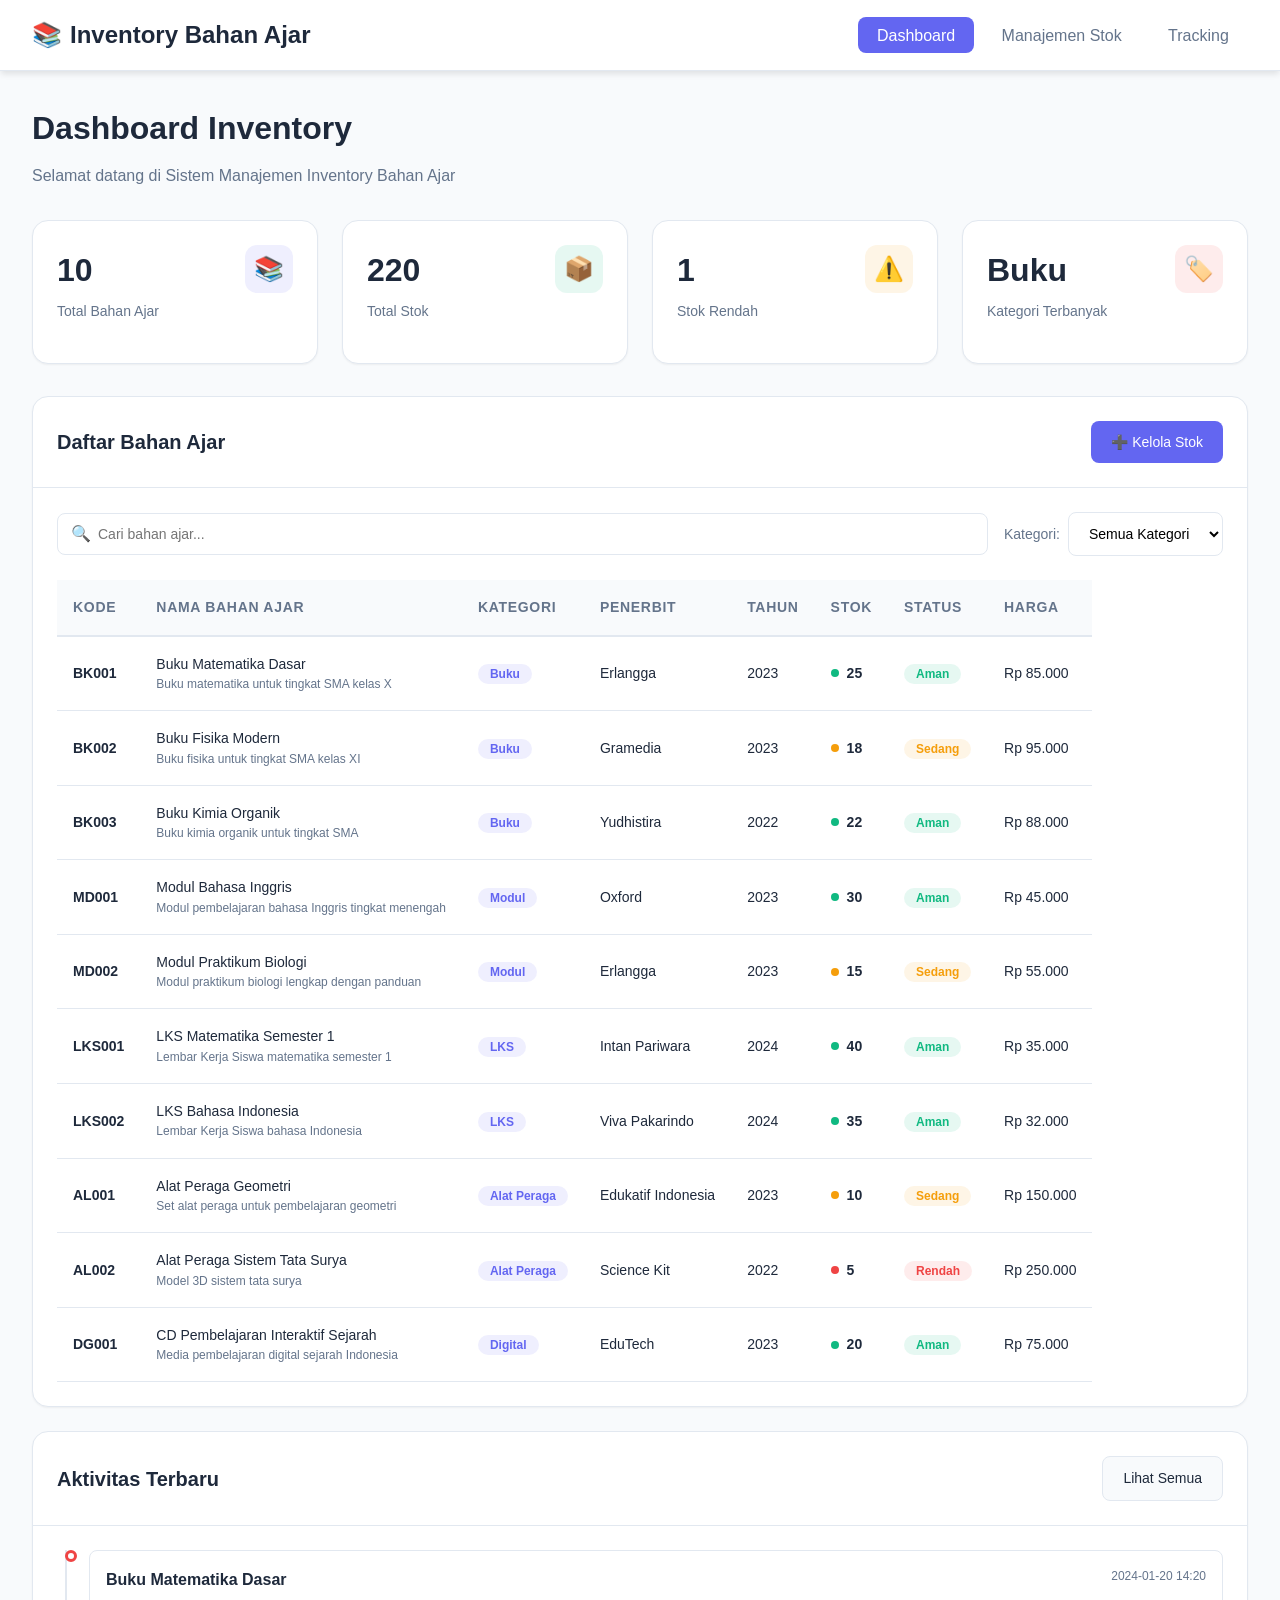
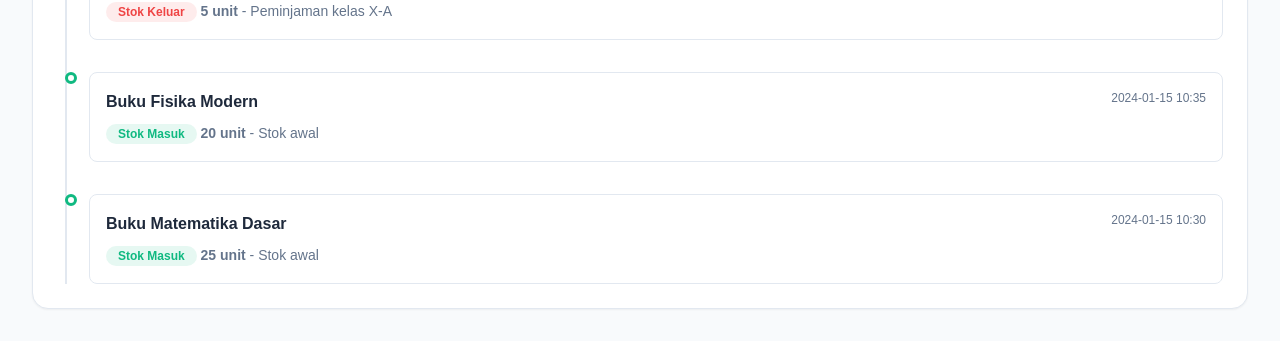
<file: tugas2-vue-ut/index.html>
<!DOCTYPE html>
<html lang="id">
<head>
    <meta charset="UTF-8">
    <meta name="viewport" content="width=device-width, initial-scale=1.0">
    <title>Sistem Inventory Bahan Ajar</title>
    <link rel="stylesheet" href="css/style.css">
</head>
<body>
    <!-- Navbar -->
    <nav class="navbar">
        <div class="navbar-container">
            <a href="index.html" class="navbar-brand">
                📚 <span>Inventory Bahan Ajar</span>
            </a>
            <ul class="navbar-menu">
                <li><a href="index.html" class="active">Dashboard</a></li>
                <li><a href="stok.html">Manajemen Stok</a></li>
                <li><a href="tracking.html">Tracking</a></li>
            </ul>
        </div>
    </nav>

    <!-- Main Container -->
    <div class="container">
        <!-- Page Header -->
        <div class="page-header">
            <h1>Dashboard Inventory</h1>
            <p>Selamat datang di Sistem Manajemen Inventory Bahan Ajar</p>
        </div>

        <!-- Statistics Cards -->
        <div class="stats-grid">
            <div class="stat-card">
                <div class="stat-card-header">
                    <div>
                        <div class="stat-value" id="totalBahanAjar">0</div>
                        <div class="stat-label">Total Bahan Ajar</div>
                    </div>
                    <div class="stat-icon primary">📚</div>
                </div>
            </div>

            <div class="stat-card">
                <div class="stat-card-header">
                    <div>
                        <div class="stat-value" id="totalStok">0</div>
                        <div class="stat-label">Total Stok</div>
                    </div>
                    <div class="stat-icon success">📦</div>
                </div>
            </div>

            <div class="stat-card">
                <div class="stat-card-header">
                    <div>
                        <div class="stat-value" id="stokRendah">0</div>
                        <div class="stat-label">Stok Rendah</div>
                    </div>
                    <div class="stat-icon warning">⚠️</div>
                </div>
            </div>

            <div class="stat-card">
                <div class="stat-card-header">
                    <div>
                        <div class="stat-value" id="kategoriTerbanyak">-</div>
                        <div class="stat-label">Kategori Terbanyak</div>
                    </div>
                    <div class="stat-icon danger">🏷️</div>
                </div>
            </div>
        </div>

        <!-- Main Card -->
        <div class="card">
            <div class="card-header">
                <h2>Daftar Bahan Ajar</h2>
                <a href="stok.html" class="btn btn-primary">
                    ➕ Kelola Stok
                </a>
            </div>
            <div class="card-body">
                <!-- Filter Section -->
                <div class="filter-section">
                    <div class="search-box">
                        <input type="text" id="searchInput" placeholder="Cari bahan ajar...">
                    </div>
                    <div class="filter-group">
                        <label for="kategoriFilter">Kategori:</label>
                        <select id="kategoriFilter">
                            <option value="Semua">Semua Kategori</option>
                        </select>
                    </div>
                </div>

                <!-- Table -->
                <div class="table-container">
                    <table>
                        <thead>
                            <tr>
                                <th>Kode</th>
                                <th>Nama Bahan Ajar</th>
                                <th>Kategori</th>
                                <th>Penerbit</th>
                                <th>Tahun</th>
                                <th>Stok</th>
                                <th>Status</th>
                                <th>Harga</th>
                            </tr>
                        </thead>
                        <tbody id="tableBody">
                            <!-- Data akan diisi oleh JavaScript -->
                        </tbody>
                    </table>
                </div>

                <!-- Empty State -->
                <div id="emptyState" class="empty-state" style="display: none;">
                    <div class="empty-state-icon">🔍</div>
                    <h3>Tidak ada data ditemukan</h3>
                    <p>Coba ubah filter atau kata kunci pencarian Anda</p>
                </div>
            </div>
        </div>

        <!-- Recent Activity Card -->
        <div class="card mt-3">
            <div class="card-header">
                <h2>Aktivitas Terbaru</h2>
                <a href="tracking.html" class="btn btn-secondary">
                    Lihat Semua
                </a>
            </div>
            <div class="card-body">
                <div id="recentActivity">
                    <!-- Recent activity akan diisi oleh JavaScript -->
                </div>
            </div>
        </div>
    </div>

    <!-- Scripts -->
    <script src="js/dataBahanAjar.js"></script>
    <script>
        // Initialize Dashboard
        document.addEventListener('DOMContentLoaded', function() {
            loadStatistik();
            loadKategoriFilter();
            loadTableData();
            loadRecentActivity();

            // Event Listeners
            document.getElementById('searchInput').addEventListener('input', filterTable);
            document.getElementById('kategoriFilter').addEventListener('change', filterTable);
        });

        // Load Statistics
        function loadStatistik() {
            const stats = getStatistik();
            document.getElementById('totalBahanAjar').textContent = stats.totalBahanAjar;
            document.getElementById('totalStok').textContent = stats.totalStok;
            document.getElementById('stokRendah').textContent = stats.stokRendah;
            document.getElementById('kategoriTerbanyak').textContent = stats.kategoriTerbanyak;
        }

        // Load Kategori Filter
        function loadKategoriFilter() {
            const select = document.getElementById('kategoriFilter');
            kategoriList.forEach(kategori => {
                const option = document.createElement('option');
                option.value = kategori;
                option.textContent = kategori;
                select.appendChild(option);
            });
        }

        // Load Table Data
        function loadTableData(data = null) {
            const tableBody = document.getElementById('tableBody');
            const emptyState = document.getElementById('emptyState');
            const bahanAjarList = data || getAllBahanAjar();

            tableBody.innerHTML = '';

            if (bahanAjarList.length === 0) {
                emptyState.style.display = 'block';
                tableBody.parentElement.parentElement.style.display = 'none';
                return;
            }

            emptyState.style.display = 'none';
            tableBody.parentElement.parentElement.style.display = 'table';

            bahanAjarList.forEach(item => {
                const row = document.createElement('tr');

                // Determine stock status
                let stockStatus, stockBadge, stockIndicator;
                if (item.stok >= 20) {
                    stockStatus = 'Aman';
                    stockBadge = 'badge-success';
                    stockIndicator = 'high';
                } else if (item.stok >= 10) {
                    stockStatus = 'Sedang';
                    stockBadge = 'badge-warning';
                    stockIndicator = 'medium';
                } else {
                    stockStatus = 'Rendah';
                    stockBadge = 'badge-danger';
                    stockIndicator = 'low';
                }

                row.innerHTML = `
                    <td><strong>${item.kode}</strong></td>
                    <td>
                        <div style="font-weight: 500;">${item.nama}</div>
                        <div style="font-size: 0.75rem; color: var(--text-secondary);">${item.deskripsi}</div>
                    </td>
                    <td><span class="badge badge-primary">${item.kategori}</span></td>
                    <td>${item.penerbit}</td>
                    <td>${item.tahun}</td>
                    <td>
                        <div class="stock-level">
                            <span class="stock-indicator ${stockIndicator}"></span>
                            <strong>${item.stok}</strong>
                        </div>
                    </td>
                    <td><span class="badge ${stockBadge}">${stockStatus}</span></td>
                    <td>Rp ${item.harga.toLocaleString('id-ID')}</td>
                `;

                tableBody.appendChild(row);
            });
        }

        // Filter Table
        function filterTable() {
            const searchValue = document.getElementById('searchInput').value.toLowerCase();
            const kategoriValue = document.getElementById('kategoriFilter').value;

            let filteredData = getAllBahanAjar();

            // Filter by category
            if (kategoriValue !== 'Semua') {
                filteredData = getBahanAjarByKategori(kategoriValue);
            }

            // Filter by search
            if (searchValue) {
                filteredData = filteredData.filter(item =>
                    item.nama.toLowerCase().includes(searchValue) ||
                    item.kode.toLowerCase().includes(searchValue) ||
                    item.penerbit.toLowerCase().includes(searchValue) ||
                    item.deskripsi.toLowerCase().includes(searchValue)
                );
            }

            loadTableData(filteredData);
        }

        // Load Recent Activity
        function loadRecentActivity() {
            const recentActivity = document.getElementById('recentActivity');
            const tracking = getAllTracking().slice(0, 5); // Get last 5 activities

            if (tracking.length === 0) {
                recentActivity.innerHTML = `
                    <div class="empty-state">
                        <div class="empty-state-icon">📋</div>
                        <p>Belum ada aktivitas</p>
                    </div>
                `;
                return;
            }

            recentActivity.innerHTML = '<div class="timeline"></div>';
            const timeline = recentActivity.querySelector('.timeline');

            tracking.forEach(track => {
                const timelineItem = document.createElement('div');
                timelineItem.className = 'timeline-item';

                const jenisText = track.jenis === 'masuk' ? 'Stok Masuk' : 'Stok Keluar';
                const jenisBadge = track.jenis === 'masuk' ? 'badge-success' : 'badge-danger';

                timelineItem.innerHTML = `
                    <div class="timeline-marker ${track.jenis}"></div>
                    <div class="timeline-content">
                        <div class="timeline-header">
                            <div class="timeline-title">${track.namaBahanAjar}</div>
                            <div class="timeline-date">${track.tanggal} ${track.waktu}</div>
                        </div>
                        <div class="timeline-body">
                            <span class="badge ${jenisBadge}">${jenisText}</span>
                            <strong>${track.jumlah} unit</strong> - ${track.keterangan}
                        </div>
                    </div>
                `;

                timeline.appendChild(timelineItem);
            });
        }
    </script>
</body>
</html>
</file>
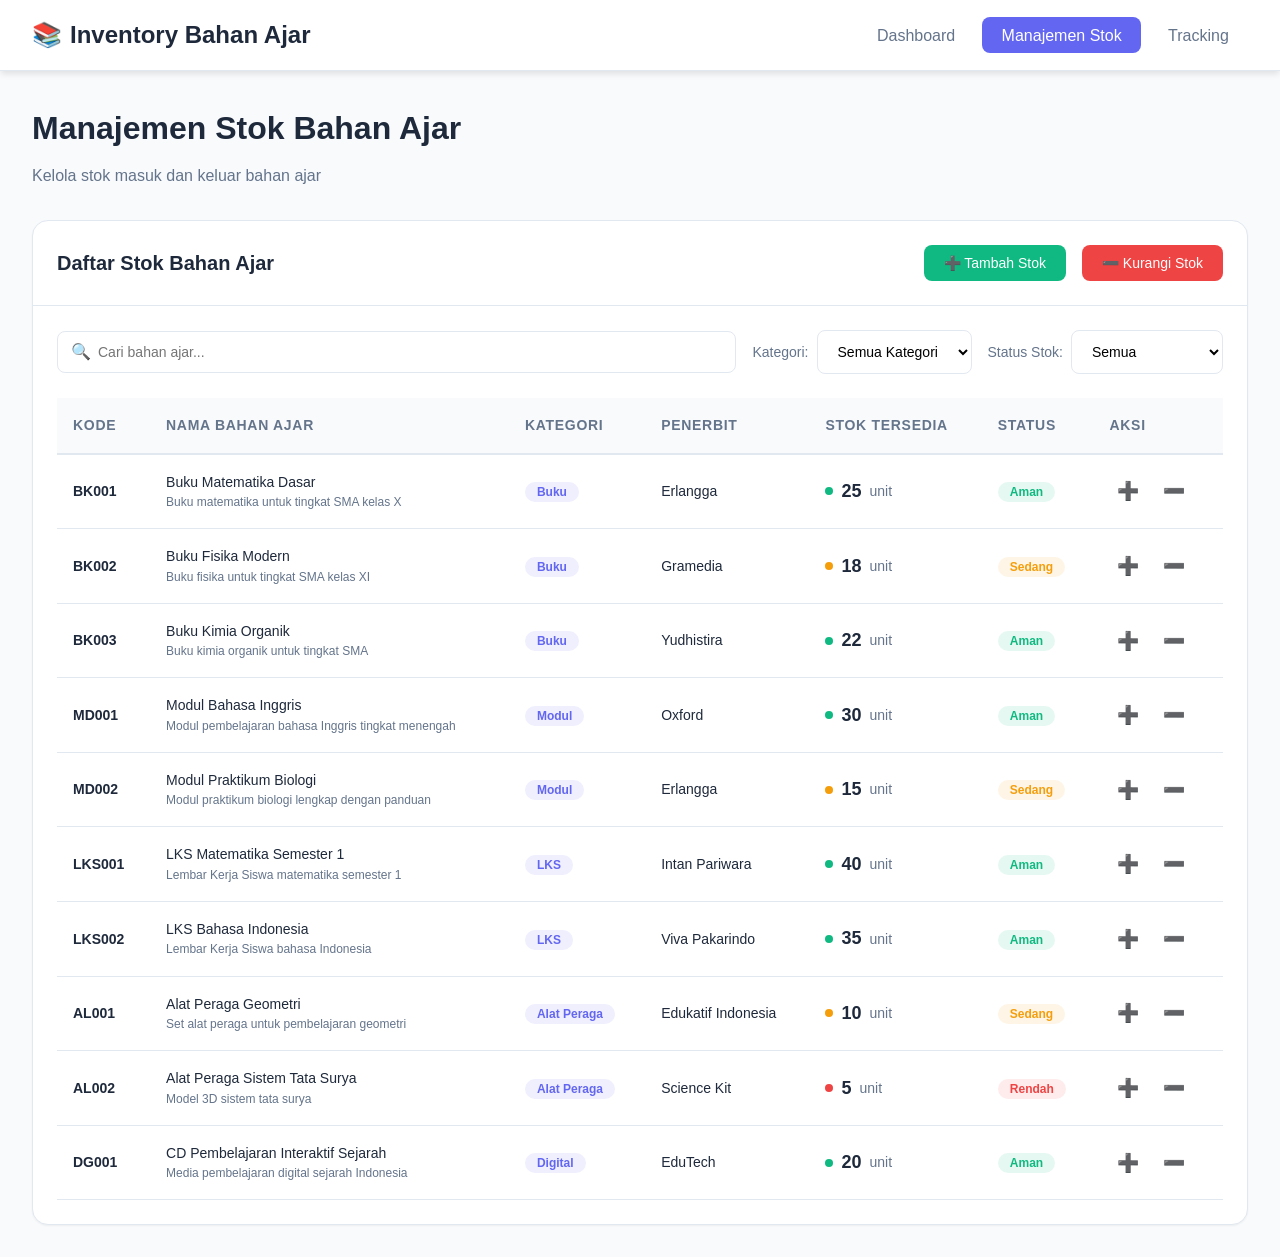
<file: tugas2-vue-ut/stok.html>
<!DOCTYPE html>
<html lang="id">
<head>
    <meta charset="UTF-8">
    <meta name="viewport" content="width=device-width, initial-scale=1.0">
    <title>Manajemen Stok - Sistem Inventory Bahan Ajar</title>
    <link rel="stylesheet" href="css/style.css">
</head>
<body>
    <!-- Navbar -->
    <nav class="navbar">
        <div class="navbar-container">
            <a href="index.html" class="navbar-brand">
                📚 <span>Inventory Bahan Ajar</span>
            </a>
            <ul class="navbar-menu">
                <li><a href="index.html">Dashboard</a></li>
                <li><a href="stok.html" class="active">Manajemen Stok</a></li>
                <li><a href="tracking.html">Tracking</a></li>
            </ul>
        </div>
    </nav>

    <!-- Main Container -->
    <div class="container">
        <!-- Page Header -->
        <div class="page-header">
            <h1>Manajemen Stok Bahan Ajar</h1>
            <p>Kelola stok masuk dan keluar bahan ajar</p>
        </div>

        <!-- Alert Container -->
        <div id="alertContainer"></div>

        <!-- Main Card -->
        <div class="card">
            <div class="card-header">
                <h2>Daftar Stok Bahan Ajar</h2>
                <div class="flex gap-2">
                    <button class="btn btn-success" onclick="showModal('tambahModal')">
                        ➕ Tambah Stok
                    </button>
                    <button class="btn btn-danger" onclick="showModal('kurangModal')">
                        ➖ Kurangi Stok
                    </button>
                </div>
            </div>
            <div class="card-body">
                <!-- Filter Section -->
                <div class="filter-section">
                    <div class="search-box">
                        <input type="text" id="searchInput" placeholder="Cari bahan ajar...">
                    </div>
                    <div class="filter-group">
                        <label for="kategoriFilter">Kategori:</label>
                        <select id="kategoriFilter">
                            <option value="Semua">Semua Kategori</option>
                        </select>
                    </div>
                    <div class="filter-group">
                        <label for="stokFilter">Status Stok:</label>
                        <select id="stokFilter">
                            <option value="Semua">Semua</option>
                            <option value="Aman">Aman (≥20)</option>
                            <option value="Sedang">Sedang (10-19)</option>
                            <option value="Rendah">Rendah (<10)</option>
                        </select>
                    </div>
                </div>

                <!-- Table -->
                <div class="table-container">
                    <table>
                        <thead>
                            <tr>
                                <th>Kode</th>
                                <th>Nama Bahan Ajar</th>
                                <th>Kategori</th>
                                <th>Penerbit</th>
                                <th>Stok Tersedia</th>
                                <th>Status</th>
                                <th>Aksi</th>
                            </tr>
                        </thead>
                        <tbody id="tableBody">
                            <!-- Data akan diisi oleh JavaScript -->
                        </tbody>
                    </table>
                </div>

                <!-- Empty State -->
                <div id="emptyState" class="empty-state" style="display: none;">
                    <div class="empty-state-icon">🔍</div>
                    <h3>Tidak ada data ditemukan</h3>
                    <p>Coba ubah filter atau kata kunci pencarian Anda</p>
                </div>
            </div>
        </div>
    </div>

    <!-- Modal Tambah Stok -->
    <div id="tambahModal" class="modal">
        <div class="modal-content">
            <div class="modal-header">
                <h3>➕ Tambah Stok Bahan Ajar</h3>
                <button class="modal-close" onclick="hideModal('tambahModal')">✕</button>
            </div>
            <div class="modal-body">
                <form id="tambahForm">
                    <div class="form-group">
                        <label for="tambahBahanAjar">Pilih Bahan Ajar *</label>
                        <select id="tambahBahanAjar" required>
                            <option value="">-- Pilih Bahan Ajar --</option>
                        </select>
                    </div>

                    <div id="tambahInfoBox" style="display: none; background: var(--bg-color); padding: 1rem; border-radius: 0.5rem; margin-bottom: 1rem;">
                        <div style="font-size: 0.875rem; color: var(--text-secondary);">
                            <div style="margin-bottom: 0.5rem;"><strong>Kode:</strong> <span id="tambahKode">-</span></div>
                            <div style="margin-bottom: 0.5rem;"><strong>Kategori:</strong> <span id="tambahKategori">-</span></div>
                            <div style="margin-bottom: 0.5rem;"><strong>Stok Saat Ini:</strong> <span id="tambahStokSekarang">-</span> unit</div>
                        </div>
                    </div>

                    <div class="form-group">
                        <label for="tambahJumlah">Jumlah Stok Masuk *</label>
                        <input type="number" id="tambahJumlah" min="1" required placeholder="Masukkan jumlah stok">
                        <div class="helper-text">Minimal 1 unit</div>
                    </div>

                    <div class="form-group">
                        <label for="tambahKeterangan">Keterangan *</label>
                        <textarea id="tambahKeterangan" required placeholder="Contoh: Pembelian dari supplier, Donasi, dll"></textarea>
                        <div class="helper-text">Jelaskan alasan penambahan stok</div>
                    </div>
                </form>
            </div>
            <div class="modal-footer">
                <button type="button" class="btn btn-secondary" onclick="hideModal('tambahModal')">Batal</button>
                <button type="submit" form="tambahForm" class="btn btn-success">✓ Tambah Stok</button>
            </div>
        </div>
    </div>

    <!-- Modal Kurangi Stok -->
    <div id="kurangModal" class="modal">
        <div class="modal-content">
            <div class="modal-header">
                <h3>➖ Kurangi Stok Bahan Ajar</h3>
                <button class="modal-close" onclick="hideModal('kurangModal')">✕</button>
            </div>
            <div class="modal-body">
                <form id="kurangForm">
                    <div class="form-group">
                        <label for="kurangBahanAjar">Pilih Bahan Ajar *</label>
                        <select id="kurangBahanAjar" required>
                            <option value="">-- Pilih Bahan Ajar --</option>
                        </select>
                    </div>

                    <div id="kurangInfoBox" style="display: none; background: var(--bg-color); padding: 1rem; border-radius: 0.5rem; margin-bottom: 1rem;">
                        <div style="font-size: 0.875rem; color: var(--text-secondary);">
                            <div style="margin-bottom: 0.5rem;"><strong>Kode:</strong> <span id="kurangKode">-</span></div>
                            <div style="margin-bottom: 0.5rem;"><strong>Kategori:</strong> <span id="kurangKategori">-</span></div>
                            <div style="margin-bottom: 0.5rem;"><strong>Stok Tersedia:</strong> <span id="kurangStokSekarang">-</span> unit</div>
                        </div>
                    </div>

                    <div class="form-group">
                        <label for="kurangJumlah">Jumlah Stok Keluar *</label>
                        <input type="number" id="kurangJumlah" min="1" required placeholder="Masukkan jumlah stok">
                        <div class="helper-text">Tidak boleh melebihi stok tersedia</div>
                    </div>

                    <div class="form-group">
                        <label for="kurangKeterangan">Keterangan *</label>
                        <textarea id="kurangKeterangan" required placeholder="Contoh: Peminjaman kelas X-A, Rusak, Hilang, dll"></textarea>
                        <div class="helper-text">Jelaskan alasan pengurangan stok</div>
                    </div>
                </form>
            </div>
            <div class="modal-footer">
                <button type="button" class="btn btn-secondary" onclick="hideModal('kurangModal')">Batal</button>
                <button type="submit" form="kurangForm" class="btn btn-danger">✓ Kurangi Stok</button>
            </div>
        </div>
    </div>

    <!-- Scripts -->
    <script src="js/dataBahanAjar.js"></script>
    <script src="js/stok-app.js"></script>
</body>
</html>
</file>
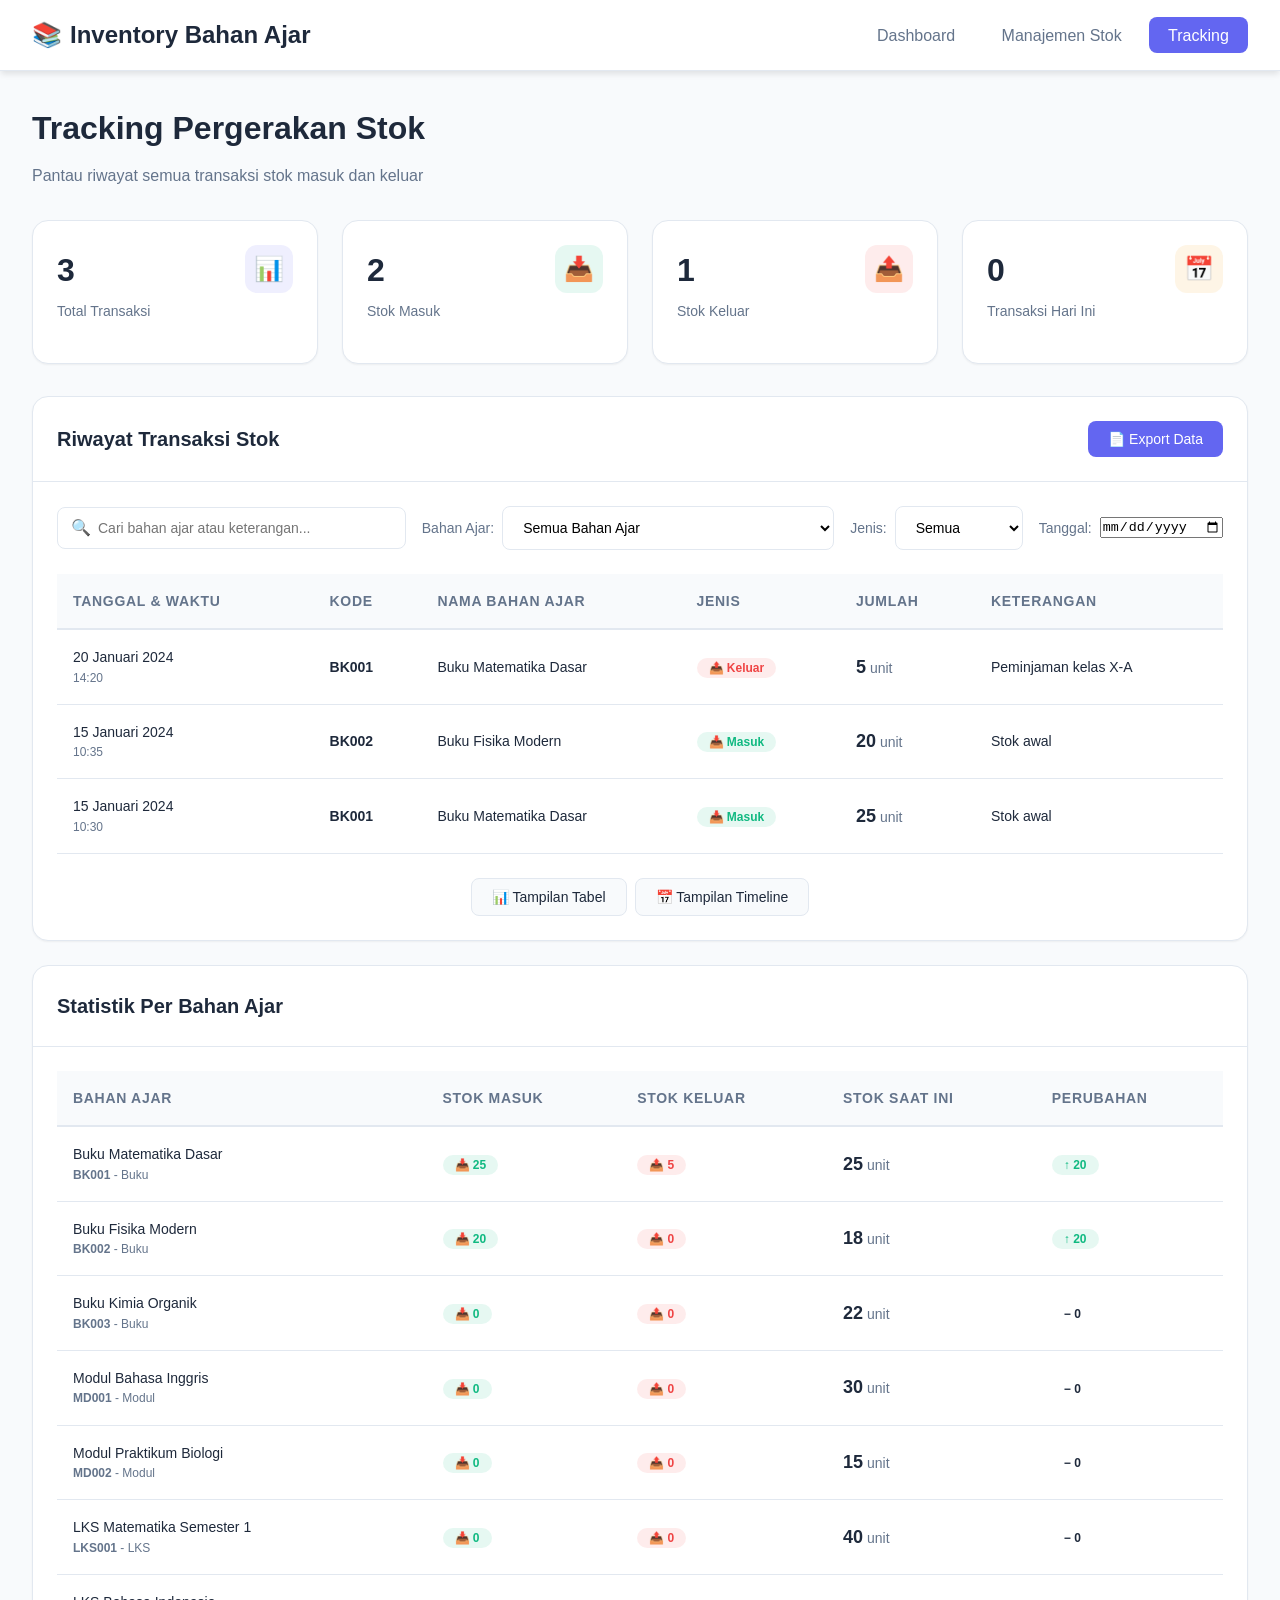
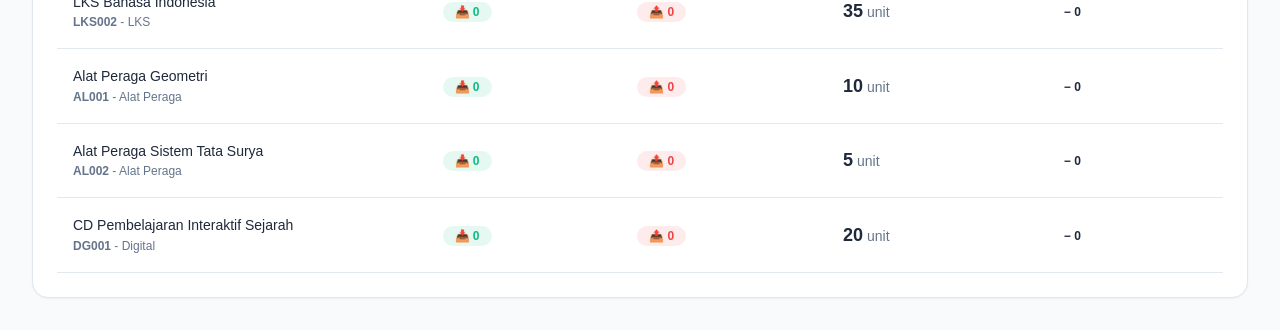
<file: tugas2-vue-ut/tracking.html>
<!DOCTYPE html>
<html lang="id">
<head>
    <meta charset="UTF-8">
    <meta name="viewport" content="width=device-width, initial-scale=1.0">
    <title>Tracking Stok - Sistem Inventory Bahan Ajar</title>
    <link rel="stylesheet" href="css/style.css">
</head>
<body>
    <!-- Navbar -->
    <nav class="navbar">
        <div class="navbar-container">
            <a href="index.html" class="navbar-brand">
                📚 <span>Inventory Bahan Ajar</span>
            </a>
            <ul class="navbar-menu">
                <li><a href="index.html">Dashboard</a></li>
                <li><a href="stok.html">Manajemen Stok</a></li>
                <li><a href="tracking.html" class="active">Tracking</a></li>
            </ul>
        </div>
    </nav>

    <!-- Main Container -->
    <div class="container">
        <!-- Page Header -->
        <div class="page-header">
            <h1>Tracking Pergerakan Stok</h1>
            <p>Pantau riwayat semua transaksi stok masuk dan keluar</p>
        </div>

        <!-- Statistics Cards -->
        <div class="stats-grid">
            <div class="stat-card">
                <div class="stat-card-header">
                    <div>
                        <div class="stat-value" id="totalTransaksi">0</div>
                        <div class="stat-label">Total Transaksi</div>
                    </div>
                    <div class="stat-icon primary">📊</div>
                </div>
            </div>

            <div class="stat-card">
                <div class="stat-card-header">
                    <div>
                        <div class="stat-value" id="stokMasuk">0</div>
                        <div class="stat-label">Stok Masuk</div>
                    </div>
                    <div class="stat-icon success">📥</div>
                </div>
            </div>

            <div class="stat-card">
                <div class="stat-card-header">
                    <div>
                        <div class="stat-value" id="stokKeluar">0</div>
                        <div class="stat-label">Stok Keluar</div>
                    </div>
                    <div class="stat-icon danger">📤</div>
                </div>
            </div>

            <div class="stat-card">
                <div class="stat-card-header">
                    <div>
                        <div class="stat-value" id="transaksiHariIni">0</div>
                        <div class="stat-label">Transaksi Hari Ini</div>
                    </div>
                    <div class="stat-icon warning">📅</div>
                </div>
            </div>
        </div>

        <!-- Main Card -->
        <div class="card">
            <div class="card-header">
                <h2>Riwayat Transaksi Stok</h2>
                <div class="flex gap-2">
                    <button class="btn btn-primary" onclick="exportData()">
                        📄 Export Data
                    </button>
                </div>
            </div>
            <div class="card-body">
                <!-- Filter Section -->
                <div class="filter-section">
                    <div class="search-box">
                        <input type="text" id="searchInput" placeholder="Cari bahan ajar atau keterangan...">
                    </div>
                    <div class="filter-group">
                        <label for="bahanAjarFilter">Bahan Ajar:</label>
                        <select id="bahanAjarFilter">
                            <option value="Semua">Semua Bahan Ajar</option>
                        </select>
                    </div>
                    <div class="filter-group">
                        <label for="jenisFilter">Jenis:</label>
                        <select id="jenisFilter">
                            <option value="Semua">Semua</option>
                            <option value="masuk">Stok Masuk</option>
                            <option value="keluar">Stok Keluar</option>
                        </select>
                    </div>
                    <div class="filter-group">
                        <label for="tanggalFilter">Tanggal:</label>
                        <input type="date" id="tanggalFilter">
                    </div>
                </div>

                <!-- Table View -->
                <div id="tableView" style="display: block;">
                    <div class="table-container">
                        <table>
                            <thead>
                                <tr>
                                    <th>Tanggal & Waktu</th>
                                    <th>Kode</th>
                                    <th>Nama Bahan Ajar</th>
                                    <th>Jenis</th>
                                    <th>Jumlah</th>
                                    <th>Keterangan</th>
                                </tr>
                            </thead>
                            <tbody id="tableBody">
                                <!-- Data akan diisi oleh JavaScript -->
                            </tbody>
                        </table>
                    </div>
                </div>

                <!-- Timeline View -->
                <div id="timelineView" style="display: none;">
                    <div class="timeline" id="timelineContainer">
                        <!-- Timeline akan diisi oleh JavaScript -->
                    </div>
                </div>

                <!-- Empty State -->
                <div id="emptyState" class="empty-state" style="display: none;">
                    <div class="empty-state-icon">🔍</div>
                    <h3>Tidak ada data tracking ditemukan</h3>
                    <p>Coba ubah filter atau kata kunci pencarian Anda</p>
                </div>

                <!-- View Toggle -->
                <div style="margin-top: 1.5rem; display: flex; justify-content: center; gap: 0.5rem;">
                    <button class="btn btn-secondary" onclick="switchView('table')">
                        📊 Tampilan Tabel
                    </button>
                    <button class="btn btn-secondary" onclick="switchView('timeline')">
                        📅 Tampilan Timeline
                    </button>
                </div>
            </div>
        </div>

        <!-- Detail Stats Card -->
        <div class="card mt-3">
            <div class="card-header">
                <h2>Statistik Per Bahan Ajar</h2>
            </div>
            <div class="card-body">
                <div class="table-container">
                    <table>
                        <thead>
                            <tr>
                                <th>Bahan Ajar</th>
                                <th>Stok Masuk</th>
                                <th>Stok Keluar</th>
                                <th>Stok Saat Ini</th>
                                <th>Perubahan</th>
                            </tr>
                        </thead>
                        <tbody id="statsTableBody">
                            <!-- Stats akan diisi oleh JavaScript -->
                        </tbody>
                    </table>
                </div>
            </div>
        </div>
    </div>

    <!-- Scripts -->
    <script src="js/dataBahanAjar.js"></script>
    <script src="js/tracking-app.js"></script>
</body>
</html>
</file>
<file: tugas2-vue-ut/css/style.css>
/* Reset & Base Styles */
* {
    margin: 0;
    padding: 0;
    box-sizing: border-box;
}

:root {
    --primary-color: #6366f1;
    --primary-dark: #4f46e5;
    --primary-light: #818cf8;
    --secondary-color: #10b981;
    --danger-color: #ef4444;
    --warning-color: #f59e0b;
    --bg-color: #f8fafc;
    --card-bg: #ffffff;
    --text-primary: #1e293b;
    --text-secondary: #64748b;
    --border-color: #e2e8f0;
    --shadow-sm: 0 1px 2px 0 rgba(0, 0, 0, 0.05);
    --shadow-md: 0 4px 6px -1px rgba(0, 0, 0, 0.1);
    --shadow-lg: 0 10px 15px -3px rgba(0, 0, 0, 0.1);
    --shadow-xl: 0 20px 25px -5px rgba(0, 0, 0, 0.1);
}

body {
    font-family: 'Inter', -apple-system, BlinkMacSystemFont, 'Segoe UI', Roboto, Oxygen, Ubuntu, Cantarell, sans-serif;
    background: var(--bg-color);
    color: var(--text-primary);
    line-height: 1.6;
    min-height: 100vh;
}

/* Navbar */
.navbar {
    background: var(--card-bg);
    box-shadow: var(--shadow-md);
    position: sticky;
    top: 0;
    z-index: 1000;
    border-bottom: 1px solid var(--border-color);
}

.navbar-container {
    max-width: 1400px;
    margin: 0 auto;
    padding: 1rem 2rem;
    display: flex;
    justify-content: space-between;
    align-items: center;
}

.navbar-brand {
    font-size: 1.5rem;
    font-weight: 700;
    color: var(--primary-color);
    text-decoration: none;
    display: flex;
    align-items: center;
    gap: 0.5rem;
}

.navbar-brand span {
    color: var(--text-primary);
}

.navbar-menu {
    display: flex;
    gap: 0.5rem;
    list-style: none;
}

.navbar-menu a {
    text-decoration: none;
    color: var(--text-secondary);
    padding: 0.6rem 1.2rem;
    border-radius: 0.5rem;
    transition: all 0.3s ease;
    font-weight: 500;
}

.navbar-menu a:hover,
.navbar-menu a.active {
    background: var(--primary-color);
    color: white;
}

/* Container */
.container {
    max-width: 1400px;
    margin: 0 auto;
    padding: 2rem;
}

/* Header Section */
.page-header {
    margin-bottom: 2rem;
}

.page-header h1 {
    font-size: 2rem;
    font-weight: 700;
    color: var(--text-primary);
    margin-bottom: 0.5rem;
}

.page-header p {
    color: var(--text-secondary);
    font-size: 1rem;
}

/* Stats Cards */
.stats-grid {
    display: grid;
    grid-template-columns: repeat(auto-fit, minmax(250px, 1fr));
    gap: 1.5rem;
    margin-bottom: 2rem;
}

.stat-card {
    background: var(--card-bg);
    padding: 1.5rem;
    border-radius: 1rem;
    box-shadow: var(--shadow-sm);
    border: 1px solid var(--border-color);
    transition: all 0.3s ease;
}

.stat-card:hover {
    transform: translateY(-2px);
    box-shadow: var(--shadow-lg);
}

.stat-card-header {
    display: flex;
    justify-content: space-between;
    align-items: start;
    margin-bottom: 1rem;
}

.stat-icon {
    width: 48px;
    height: 48px;
    border-radius: 0.75rem;
    display: flex;
    align-items: center;
    justify-content: center;
    font-size: 1.5rem;
}

.stat-icon.primary {
    background: rgba(99, 102, 241, 0.1);
    color: var(--primary-color);
}

.stat-icon.success {
    background: rgba(16, 185, 129, 0.1);
    color: var(--secondary-color);
}

.stat-icon.warning {
    background: rgba(245, 158, 11, 0.1);
    color: var(--warning-color);
}

.stat-icon.danger {
    background: rgba(239, 68, 68, 0.1);
    color: var(--danger-color);
}

.stat-value {
    font-size: 2rem;
    font-weight: 700;
    color: var(--text-primary);
    margin-bottom: 0.25rem;
}

.stat-label {
    color: var(--text-secondary);
    font-size: 0.875rem;
    font-weight: 500;
}

/* Card */
.card {
    background: var(--card-bg);
    border-radius: 1rem;
    box-shadow: var(--shadow-sm);
    border: 1px solid var(--border-color);
    overflow: hidden;
}

.card-header {
    padding: 1.5rem;
    border-bottom: 1px solid var(--border-color);
    display: flex;
    justify-content: space-between;
    align-items: center;
}

.card-header h2 {
    font-size: 1.25rem;
    font-weight: 600;
    color: var(--text-primary);
}

.card-body {
    padding: 1.5rem;
}

/* Buttons */
.btn {
    padding: 0.625rem 1.25rem;
    border: none;
    border-radius: 0.5rem;
    font-weight: 500;
    cursor: pointer;
    transition: all 0.3s ease;
    display: inline-flex;
    align-items: center;
    gap: 0.5rem;
    font-size: 0.875rem;
    text-decoration: none;
}

.btn-primary {
    background: var(--primary-color);
    color: white;
}

.btn-primary:hover {
    background: var(--primary-dark);
    transform: translateY(-1px);
    box-shadow: var(--shadow-md);
}

.btn-success {
    background: var(--secondary-color);
    color: white;
}

.btn-success:hover {
    background: #059669;
    transform: translateY(-1px);
}

.btn-danger {
    background: var(--danger-color);
    color: white;
}

.btn-danger:hover {
    background: #dc2626;
    transform: translateY(-1px);
}

.btn-secondary {
    background: var(--bg-color);
    color: var(--text-primary);
    border: 1px solid var(--border-color);
}

.btn-secondary:hover {
    background: #e2e8f0;
}

/* Filter Section */
.filter-section {
    display: flex;
    gap: 1rem;
    margin-bottom: 1.5rem;
    flex-wrap: wrap;
    align-items: center;
}

.search-box {
    flex: 1;
    min-width: 250px;
    position: relative;
}

.search-box input {
    width: 100%;
    padding: 0.75rem 1rem 0.75rem 2.5rem;
    border: 1px solid var(--border-color);
    border-radius: 0.5rem;
    font-size: 0.875rem;
    transition: all 0.3s ease;
}

.search-box input:focus {
    outline: none;
    border-color: var(--primary-color);
    box-shadow: 0 0 0 3px rgba(99, 102, 241, 0.1);
}

.search-box::before {
    content: "🔍";
    position: absolute;
    left: 0.875rem;
    top: 50%;
    transform: translateY(-50%);
}

.filter-group {
    display: flex;
    gap: 0.5rem;
    align-items: center;
}

.filter-group label {
    font-size: 0.875rem;
    font-weight: 500;
    color: var(--text-secondary);
}

.filter-group select {
    padding: 0.75rem 1rem;
    border: 1px solid var(--border-color);
    border-radius: 0.5rem;
    font-size: 0.875rem;
    cursor: pointer;
    background: white;
    transition: all 0.3s ease;
}

.filter-group select:focus {
    outline: none;
    border-color: var(--primary-color);
    box-shadow: 0 0 0 3px rgba(99, 102, 241, 0.1);
}

/* Table */
.table-container {
    overflow-x: auto;
}

table {
    width: 100%;
    border-collapse: collapse;
}

thead {
    background: var(--bg-color);
}

th {
    text-align: left;
    padding: 1rem;
    font-weight: 600;
    font-size: 0.875rem;
    color: var(--text-secondary);
    text-transform: uppercase;
    letter-spacing: 0.05em;
    border-bottom: 2px solid var(--border-color);
}

td {
    padding: 1rem;
    border-bottom: 1px solid var(--border-color);
    font-size: 0.875rem;
}

tbody tr {
    transition: all 0.2s ease;
}

tbody tr:hover {
    background: var(--bg-color);
}

/* Badge */
.badge {
    display: inline-block;
    padding: 0.25rem 0.75rem;
    border-radius: 9999px;
    font-size: 0.75rem;
    font-weight: 600;
    line-height: 1;
}

.badge-primary {
    background: rgba(99, 102, 241, 0.1);
    color: var(--primary-color);
}

.badge-success {
    background: rgba(16, 185, 129, 0.1);
    color: var(--secondary-color);
}

.badge-warning {
    background: rgba(245, 158, 11, 0.1);
    color: var(--warning-color);
}

.badge-danger {
    background: rgba(239, 68, 68, 0.1);
    color: var(--danger-color);
}

.badge-info {
    background: rgba(59, 130, 246, 0.1);
    color: #3b82f6;
}

/* Modal */
.modal {
    display: none;
    position: fixed;
    top: 0;
    left: 0;
    width: 100%;
    height: 100%;
    background: rgba(0, 0, 0, 0.5);
    backdrop-filter: blur(4px);
    z-index: 2000;
    align-items: center;
    justify-content: center;
    padding: 1rem;
}

.modal.active {
    display: flex;
}

.modal-content {
    background: var(--card-bg);
    border-radius: 1rem;
    max-width: 500px;
    width: 100%;
    max-height: 90vh;
    overflow-y: auto;
    box-shadow: var(--shadow-xl);
    animation: modalSlideIn 0.3s ease;
}

@keyframes modalSlideIn {
    from {
        transform: translateY(-20px);
        opacity: 0;
    }
    to {
        transform: translateY(0);
        opacity: 1;
    }
}

.modal-header {
    padding: 1.5rem;
    border-bottom: 1px solid var(--border-color);
    display: flex;
    justify-content: space-between;
    align-items: center;
}

.modal-header h3 {
    font-size: 1.25rem;
    font-weight: 600;
    color: var(--text-primary);
}

.modal-close {
    background: none;
    border: none;
    font-size: 1.5rem;
    cursor: pointer;
    color: var(--text-secondary);
    padding: 0;
    width: 32px;
    height: 32px;
    display: flex;
    align-items: center;
    justify-content: center;
    border-radius: 0.5rem;
    transition: all 0.2s ease;
}

.modal-close:hover {
    background: var(--bg-color);
    color: var(--text-primary);
}

.modal-body {
    padding: 1.5rem;
}

.modal-footer {
    padding: 1.5rem;
    border-top: 1px solid var(--border-color);
    display: flex;
    gap: 0.75rem;
    justify-content: flex-end;
}

/* Form */
.form-group {
    margin-bottom: 1.5rem;
}

.form-group label {
    display: block;
    font-weight: 500;
    margin-bottom: 0.5rem;
    color: var(--text-primary);
    font-size: 0.875rem;
}

.form-group input,
.form-group select,
.form-group textarea {
    width: 100%;
    padding: 0.75rem 1rem;
    border: 1px solid var(--border-color);
    border-radius: 0.5rem;
    font-size: 0.875rem;
    transition: all 0.3s ease;
    font-family: inherit;
}

.form-group input:focus,
.form-group select:focus,
.form-group textarea:focus {
    outline: none;
    border-color: var(--primary-color);
    box-shadow: 0 0 0 3px rgba(99, 102, 241, 0.1);
}

.form-group textarea {
    resize: vertical;
    min-height: 80px;
}

.form-group .helper-text {
    font-size: 0.75rem;
    color: var(--text-secondary);
    margin-top: 0.25rem;
}

/* Stock Level Indicator */
.stock-level {
    display: flex;
    align-items: center;
    gap: 0.5rem;
}

.stock-indicator {
    width: 8px;
    height: 8px;
    border-radius: 50%;
}

.stock-indicator.high {
    background: var(--secondary-color);
}

.stock-indicator.medium {
    background: var(--warning-color);
}

.stock-indicator.low {
    background: var(--danger-color);
}

/* Action Buttons */
.action-buttons {
    display: flex;
    gap: 0.5rem;
}

.action-btn {
    padding: 0.5rem;
    border: none;
    background: none;
    cursor: pointer;
    border-radius: 0.375rem;
    transition: all 0.2s ease;
    font-size: 1.125rem;
}

.action-btn:hover {
    background: var(--bg-color);
}

.action-btn.edit {
    color: var(--primary-color);
}

.action-btn.delete {
    color: var(--danger-color);
}

.action-btn.add {
    color: var(--secondary-color);
}

/* Empty State */
.empty-state {
    text-align: center;
    padding: 3rem 1rem;
}

.empty-state-icon {
    font-size: 4rem;
    margin-bottom: 1rem;
    opacity: 0.5;
}

.empty-state h3 {
    font-size: 1.25rem;
    font-weight: 600;
    color: var(--text-primary);
    margin-bottom: 0.5rem;
}

.empty-state p {
    color: var(--text-secondary);
    margin-bottom: 1.5rem;
}

/* Alert */
.alert {
    padding: 1rem 1.5rem;
    border-radius: 0.5rem;
    margin-bottom: 1rem;
    display: flex;
    align-items: center;
    gap: 0.75rem;
    font-size: 0.875rem;
}

.alert-success {
    background: rgba(16, 185, 129, 0.1);
    color: var(--secondary-color);
    border: 1px solid rgba(16, 185, 129, 0.3);
}

.alert-danger {
    background: rgba(239, 68, 68, 0.1);
    color: var(--danger-color);
    border: 1px solid rgba(239, 68, 68, 0.3);
}

.alert-warning {
    background: rgba(245, 158, 11, 0.1);
    color: var(--warning-color);
    border: 1px solid rgba(245, 158, 11, 0.3);
}

/* Timeline (for tracking) */
.timeline {
    position: relative;
    padding-left: 2rem;
}

.timeline::before {
    content: '';
    position: absolute;
    left: 0.5rem;
    top: 0;
    bottom: 0;
    width: 2px;
    background: var(--border-color);
}

.timeline-item {
    position: relative;
    padding-bottom: 2rem;
}

.timeline-item:last-child {
    padding-bottom: 0;
}

.timeline-marker {
    position: absolute;
    left: -1.5rem;
    top: 0;
    width: 12px;
    height: 12px;
    border-radius: 50%;
    background: var(--card-bg);
    border: 3px solid var(--primary-color);
}

.timeline-marker.masuk {
    border-color: var(--secondary-color);
}

.timeline-marker.keluar {
    border-color: var(--danger-color);
}

.timeline-content {
    background: var(--card-bg);
    border: 1px solid var(--border-color);
    border-radius: 0.5rem;
    padding: 1rem;
}

.timeline-header {
    display: flex;
    justify-content: space-between;
    align-items: start;
    margin-bottom: 0.5rem;
}

.timeline-title {
    font-weight: 600;
    color: var(--text-primary);
}

.timeline-date {
    font-size: 0.75rem;
    color: var(--text-secondary);
}

.timeline-body {
    font-size: 0.875rem;
    color: var(--text-secondary);
}

/* Responsive */
@media (max-width: 768px) {
    .navbar-container {
        padding: 1rem;
        flex-direction: column;
        gap: 1rem;
    }

    .navbar-menu {
        width: 100%;
        flex-wrap: wrap;
    }

    .navbar-menu a {
        flex: 1;
        text-align: center;
    }

    .container {
        padding: 1rem;
    }

    .page-header h1 {
        font-size: 1.5rem;
    }

    .stats-grid {
        grid-template-columns: 1fr;
    }

    .filter-section {
        flex-direction: column;
        align-items: stretch;
    }

    .search-box {
        min-width: 100%;
    }

    .table-container {
        overflow-x: auto;
    }

    table {
        font-size: 0.75rem;
    }

    th, td {
        padding: 0.5rem;
    }

    .modal-content {
        margin: 1rem;
    }
}

/* Loading Spinner */
.spinner {
    border: 3px solid var(--border-color);
    border-top: 3px solid var(--primary-color);
    border-radius: 50%;
    width: 40px;
    height: 40px;
    animation: spin 1s linear infinite;
    margin: 2rem auto;
}

@keyframes spin {
    0% { transform: rotate(0deg); }
    100% { transform: rotate(360deg); }
}

/* Utility Classes */
.text-center {
    text-align: center;
}

.mt-1 { margin-top: 0.5rem; }
.mt-2 { margin-top: 1rem; }
.mt-3 { margin-top: 1.5rem; }
.mb-1 { margin-bottom: 0.5rem; }
.mb-2 { margin-bottom: 1rem; }
.mb-3 { margin-bottom: 1.5rem; }

.flex {
    display: flex;
}

.flex-center {
    display: flex;
    align-items: center;
    justify-content: center;
}

.gap-1 { gap: 0.5rem; }
.gap-2 { gap: 1rem; }
.gap-3 { gap: 1.5rem; }
</file>
